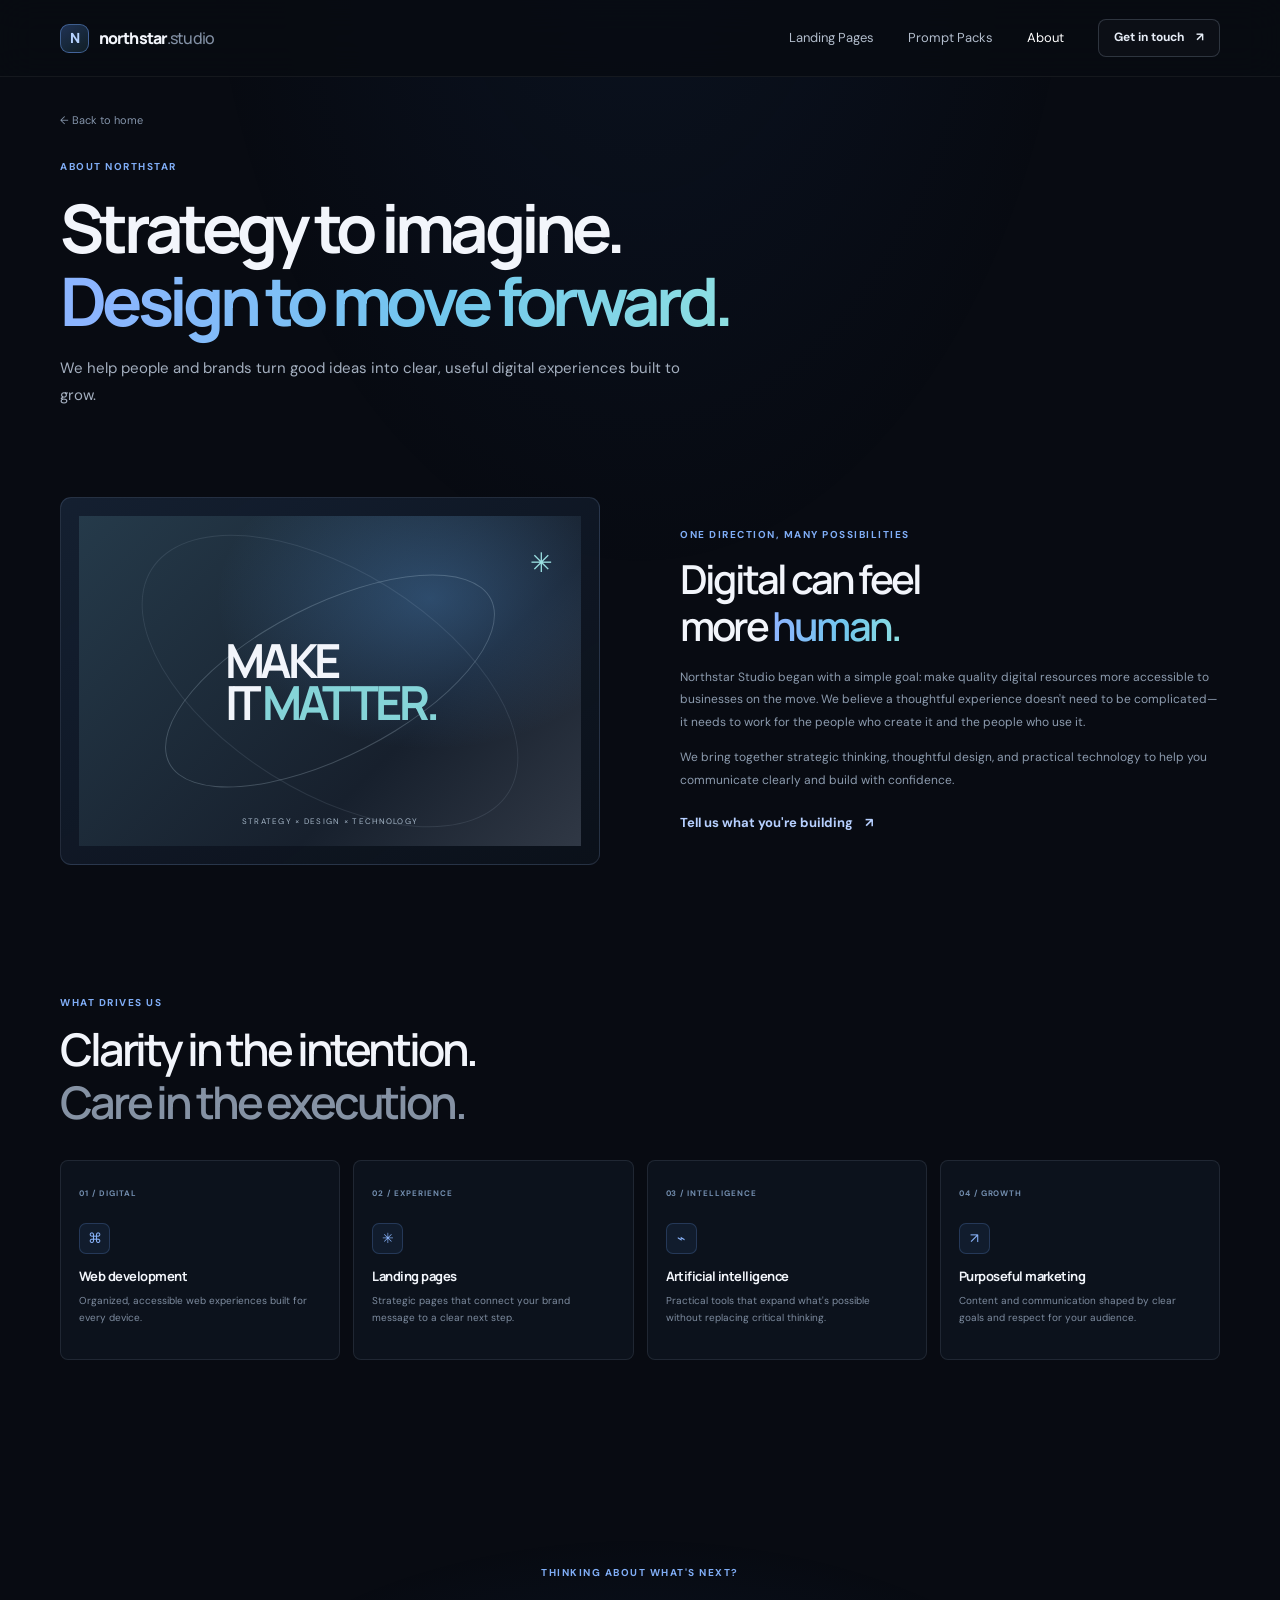
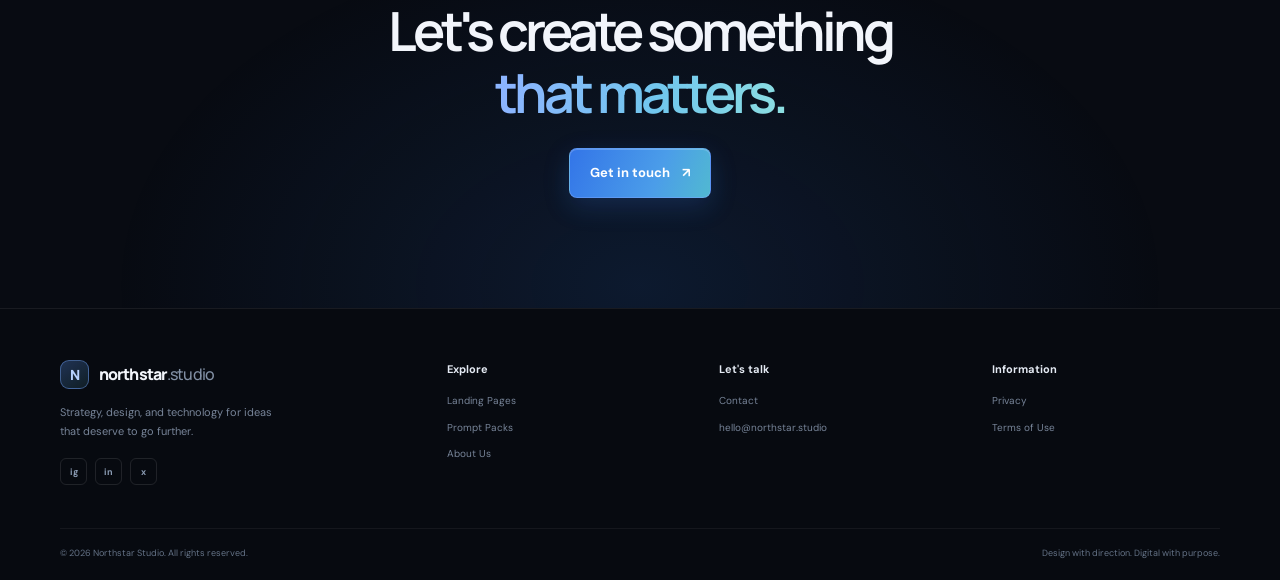
<file: about.html>
<!doctype html>
<html lang="en-US">
<head>
  <meta charset="utf-8"><meta name="viewport" content="width=device-width, initial-scale=1"><meta name="description" content="Meet Northstar Studio: strategy, design, and technology for brands ready to grow."><meta name="theme-color" content="#080b12">
  <title>About — Northstar Studio</title>
  <link rel="preconnect" href="https://fonts.googleapis.com"><link rel="preconnect" href="https://fonts.gstatic.com" crossorigin><link href="https://fonts.googleapis.com/css2?family=DM+Sans:wght@400;500;600;700&family=Manrope:wght@400;500;600;700;800&display=swap" rel="stylesheet"><link rel="stylesheet" href="css/style.css"><script src="js/script.js" defer></script>
</head>
<body>
  <header class="site-header"><div class="container nav-wrap"><a class="brand" href="index.html"><span class="brand-mark">N</span><span>northstar<span class="brand-muted">.studio</span></span></a><button class="menu-toggle" type="button" aria-expanded="false" aria-controls="primary-nav" aria-label="Open menu"><span></span><span></span></button><nav class="primary-nav" id="primary-nav" aria-label="Main navigation"><a href="index.html#landing-pages">Landing Pages</a><a href="index.html#prompt-packs">Prompt Packs</a><a href="about.html" aria-current="page">About</a><a class="button button-small button-outline nav-cta" href="contact.html">Get in touch <span>↗</span></a></nav></div></header>
  <main>
    <section class="simple-hero"><div class="container"><a class="back-link" href="index.html">← Back to home</a><div class="eyebrow">ABOUT NORTHSTAR</div><h1>Strategy to imagine.<br><span class="gradient-text">Design to move forward.</span></h1><p class="detail-lead">We help people and brands turn good ideas into clear, useful digital experiences built to grow.</p></div></section>
    <section class="about-story section"><div class="container about-story-grid"><div class="about-art reveal"><div class="about-art-inner"><span class="about-star">✳</span><span class="about-art-word">MAKE<br>IT <em>MATTER.</em></span><span class="about-art-caption">STRATEGY × DESIGN × TECHNOLOGY</span></div></div><div class="about-copy reveal"><div class="eyebrow">ONE DIRECTION, MANY POSSIBILITIES</div><h2>Digital can feel<br>more <span class="gradient-text">human.</span></h2><p>Northstar Studio began with a simple goal: make quality digital resources more accessible to businesses on the move. We believe a thoughtful experience doesn't need to be complicated—it needs to work for the people who create it and the people who use it.</p><p>We bring together strategic thinking, thoughtful design, and practical technology to help you communicate clearly and build with confidence.</p><a class="text-link" href="contact.html">Tell us what you're building <span>↗</span></a></div></div></section>
    <section class="about-pillars"><div class="container"><div class="eyebrow">WHAT DRIVES US</div><h2>Clarity in the intention.<br><span class="muted-heading">Care in the execution.</span></h2><div class="pillar-grid"><article class="pillar-card"><span>01 / DIGITAL</span><div class="benefit-icon">⌘</div><h3>Web development</h3><p>Organized, accessible web experiences built for every device.</p></article><article class="pillar-card"><span>02 / EXPERIENCE</span><div class="benefit-icon">✳</div><h3>Landing pages</h3><p>Strategic pages that connect your brand message to a clear next step.</p></article><article class="pillar-card"><span>03 / INTELLIGENCE</span><div class="benefit-icon">⌁</div><h3>Artificial intelligence</h3><p>Practical tools that expand what's possible without replacing critical thinking.</p></article><article class="pillar-card"><span>04 / GROWTH</span><div class="benefit-icon">↗</div><h3>Purposeful marketing</h3><p>Content and communication shaped by clear goals and respect for your audience.</p></article></div></div></section>
    <section class="closing-cta"><div class="container closing-inner reveal"><span class="eyebrow">THINKING ABOUT WHAT'S NEXT?</span><h2>Let's create something<br><span class="gradient-text">that matters.</span></h2><a class="button button-primary" href="contact.html">Get in touch <span>↗</span></a></div></section>
  </main>
  <footer class="site-footer"><div class="container footer-main"><div class="footer-brand"><a class="brand" href="index.html"><span class="brand-mark">N</span><span>northstar<span class="brand-muted">.studio</span></span></a><p>Strategy, design, and technology for ideas that deserve to go further.</p><div class="social-links"><a href="#" aria-label="Instagram">ig</a><a href="#" aria-label="LinkedIn">in</a><a href="#" aria-label="X">x</a></div></div><div class="footer-column"><strong>Explore</strong><a href="index.html#landing-pages">Landing Pages</a><a href="index.html#prompt-packs">Prompt Packs</a><a href="about.html">About Us</a></div><div class="footer-column"><strong>Let's talk</strong><a href="contact.html">Contact</a><a href="mailto:hello@northstar.studio">hello@northstar.studio</a></div><div class="footer-column"><strong>Information</strong><a href="contact.html#privacy">Privacy</a><a href="contact.html#terms">Terms of Use</a></div></div><div class="container footer-bottom"><span>© <span data-year></span> Northstar Studio. All rights reserved.</span><span>Design with direction. Digital with purpose.</span></div></footer>
</body>
</html>
</file>
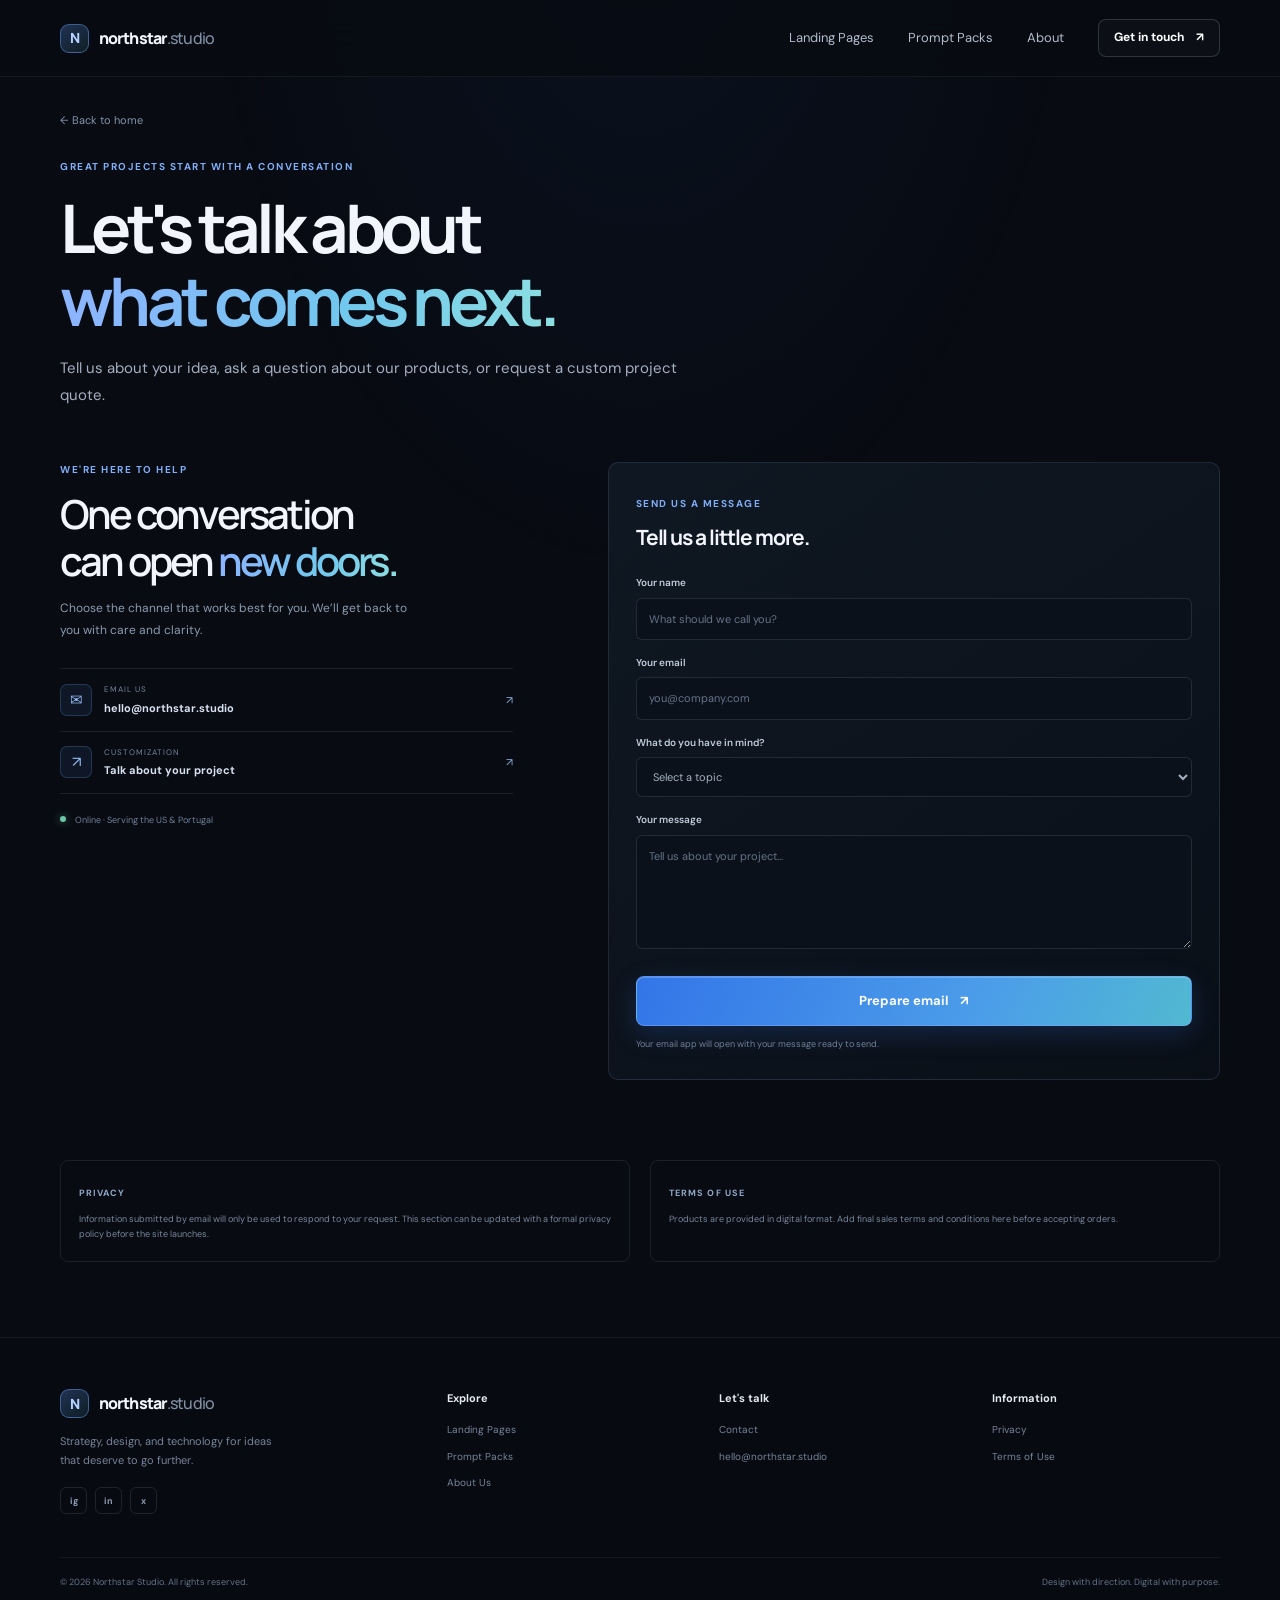
<file: contact.html>
<!doctype html>
<html lang="en-US">
<head>
  <meta charset="utf-8"><meta name="viewport" content="width=device-width, initial-scale=1"><meta name="description" content="Contact Northstar Studio about landing pages, custom design, and digital products."><meta name="theme-color" content="#080b12">
  <title>Contact — Northstar Studio</title>
  <link rel="preconnect" href="https://fonts.googleapis.com"><link rel="preconnect" href="https://fonts.gstatic.com" crossorigin><link href="https://fonts.googleapis.com/css2?family=DM+Sans:wght@400;500;600;700&family=Manrope:wght@400;500;600;700;800&display=swap" rel="stylesheet"><link rel="stylesheet" href="css/style.css"><script src="js/script.js" defer></script>
</head>
<body>
  <header class="site-header"><div class="container nav-wrap"><a class="brand" href="index.html"><span class="brand-mark">N</span><span>northstar<span class="brand-muted">.studio</span></span></a><button class="menu-toggle" type="button" aria-expanded="false" aria-controls="primary-nav" aria-label="Open menu"><span></span><span></span></button><nav class="primary-nav" id="primary-nav" aria-label="Main navigation"><a href="index.html#landing-pages">Landing Pages</a><a href="index.html#prompt-packs">Prompt Packs</a><a href="about.html">About</a><a class="button button-small button-outline nav-cta" href="contact.html" aria-current="page">Get in touch <span>↗</span></a></nav></div></header>
  <main>
    <section class="simple-hero contact-hero"><div class="container"><a class="back-link" href="index.html">← Back to home</a><div class="eyebrow">GREAT PROJECTS START WITH A CONVERSATION</div><h1>Let's talk about<br><span class="gradient-text">what comes next.</span></h1><p class="detail-lead">Tell us about your idea, ask a question about our products, or request a custom project quote.</p></div></section>
    <section class="contact-section" id="customization"><div class="container contact-grid"><div class="contact-aside"><div class="eyebrow">WE'RE HERE TO HELP</div><h2>One conversation<br>can open <span class="gradient-text">new doors.</span></h2><p>Choose the channel that works best for you. We’ll get back to you with care and clarity.</p><a class="contact-channel" href="mailto:hello@northstar.studio"><span class="channel-icon">✉</span><span><small>EMAIL US</small><strong>hello@northstar.studio</strong></span><span>↗</span></a><a class="contact-channel" data-whatsapp-link href="mailto:hello@northstar.studio"><span class="channel-icon">↗</span><span><small>CUSTOMIZATION</small><strong>Talk about your project</strong></span><span>↗</span></a><div class="response-note"><span class="response-dot"></span> Online · Serving the US &amp; Portugal</div></div><form class="contact-form" data-contact-form><div class="form-heading"><span class="eyebrow">SEND US A MESSAGE</span><h3>Tell us a little more.</h3></div><label for="contact-name">Your name</label><input id="contact-name" name="name" type="text" placeholder="What should we call you?" required autocomplete="name"><label for="contact-email">Your email</label><input id="contact-email" name="email" type="email" placeholder="you@company.com" required autocomplete="email"><label for="contact-topic">What do you have in mind?</label><select id="contact-topic" name="topic" required><option value="" selected disabled>Select a topic</option><option>Landing page customization</option><option>Product question</option><option>Partnership</option><option>Something else</option></select><label for="contact-message">Your message</label><textarea id="contact-message" name="message" rows="5" placeholder="Tell us about your project..." required></textarea><button class="button button-primary button-wide" type="submit">Prepare email <span>↗</span></button><p class="form-note" data-form-note>Your email app will open with your message ready to send.</p></form></div></section>
    <section class="policy-placeholder container"><div id="privacy"><span>PRIVACY</span><p>Information submitted by email will only be used to respond to your request. This section can be updated with a formal privacy policy before the site launches.</p></div><div id="terms"><span>TERMS OF USE</span><p>Products are provided in digital format. Add final sales terms and conditions here before accepting orders.</p></div></section>
  </main>
  <footer class="site-footer"><div class="container footer-main"><div class="footer-brand"><a class="brand" href="index.html"><span class="brand-mark">N</span><span>northstar<span class="brand-muted">.studio</span></span></a><p>Strategy, design, and technology for ideas that deserve to go further.</p><div class="social-links"><a href="#" aria-label="Instagram">ig</a><a href="#" aria-label="LinkedIn">in</a><a href="#" aria-label="X">x</a></div></div><div class="footer-column"><strong>Explore</strong><a href="index.html#landing-pages">Landing Pages</a><a href="index.html#prompt-packs">Prompt Packs</a><a href="about.html">About Us</a></div><div class="footer-column"><strong>Let's talk</strong><a href="contact.html">Contact</a><a href="mailto:hello@northstar.studio">hello@northstar.studio</a></div><div class="footer-column"><strong>Information</strong><a href="#privacy">Privacy</a><a href="#terms">Terms of Use</a></div></div><div class="container footer-bottom"><span>© <span data-year></span> Northstar Studio. All rights reserved.</span><span>Design with direction. Digital with purpose.</span></div></footer>
</body>
</html>
</file>
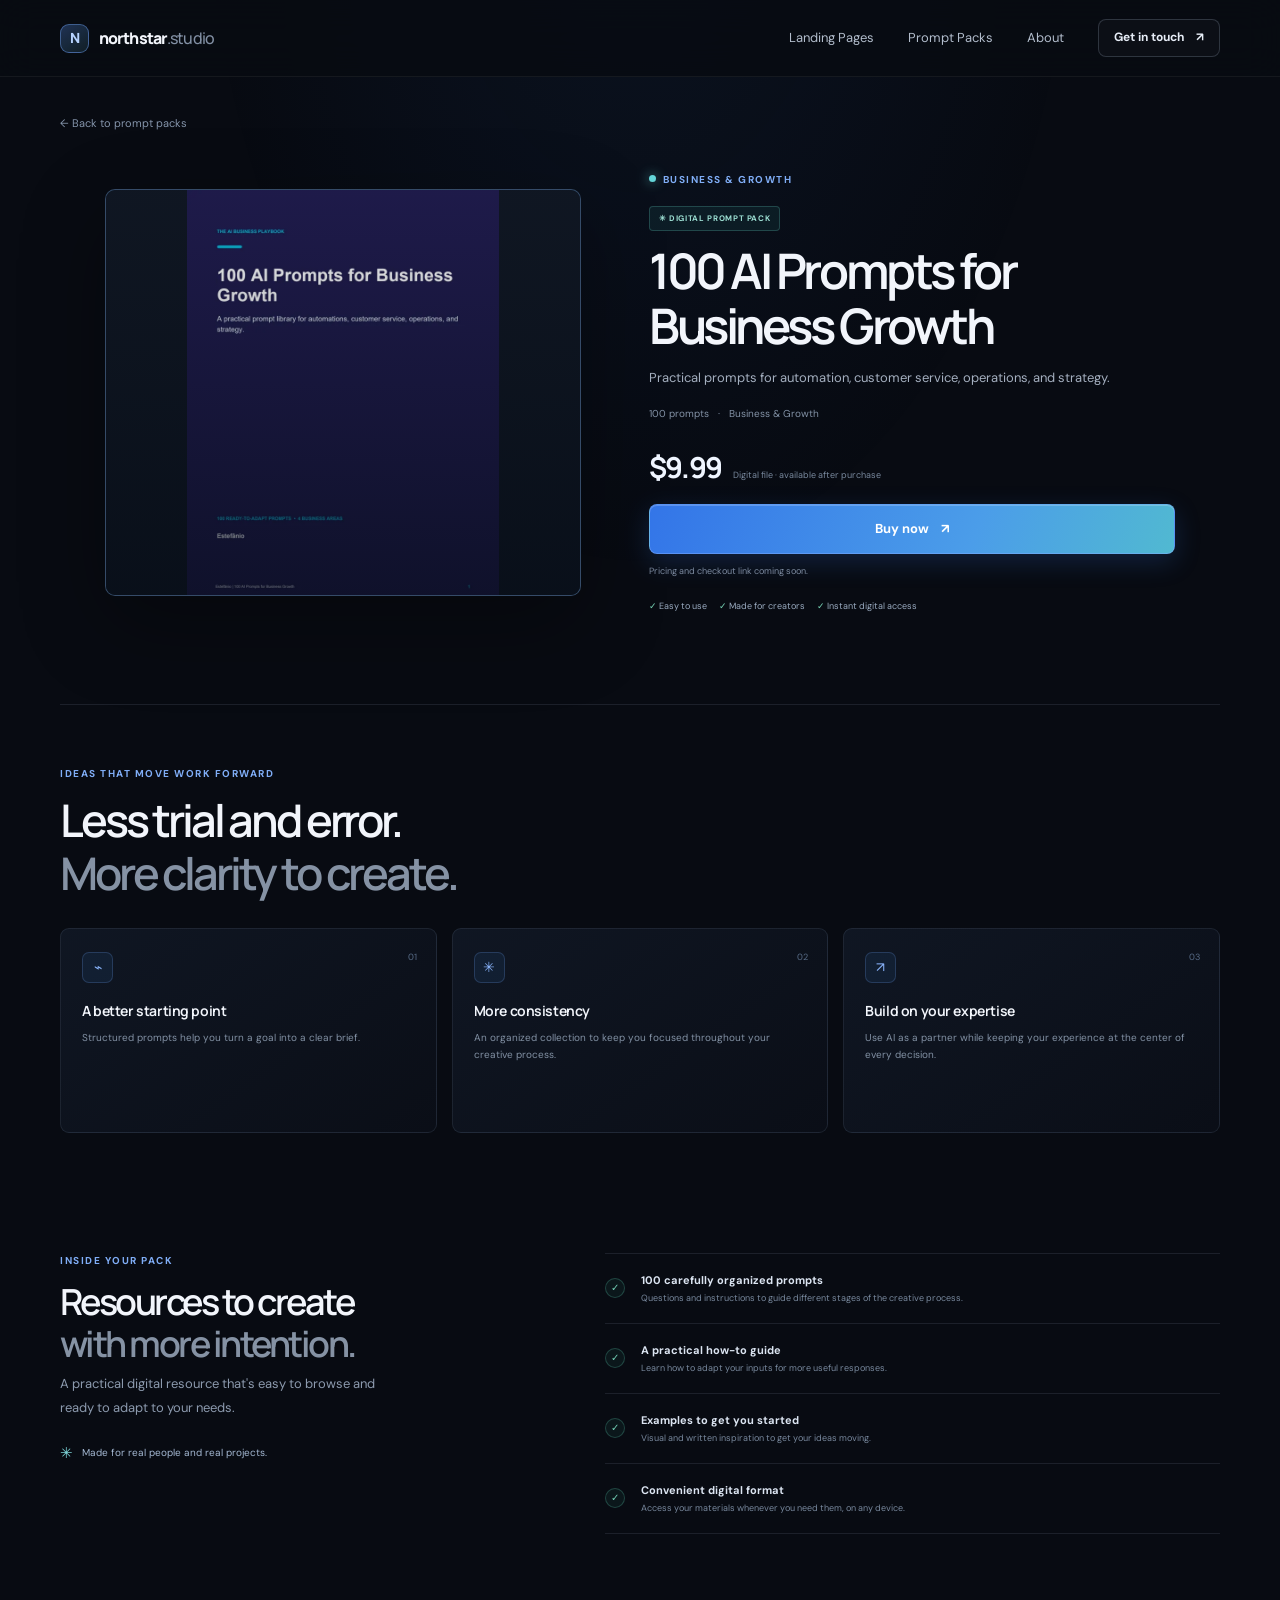
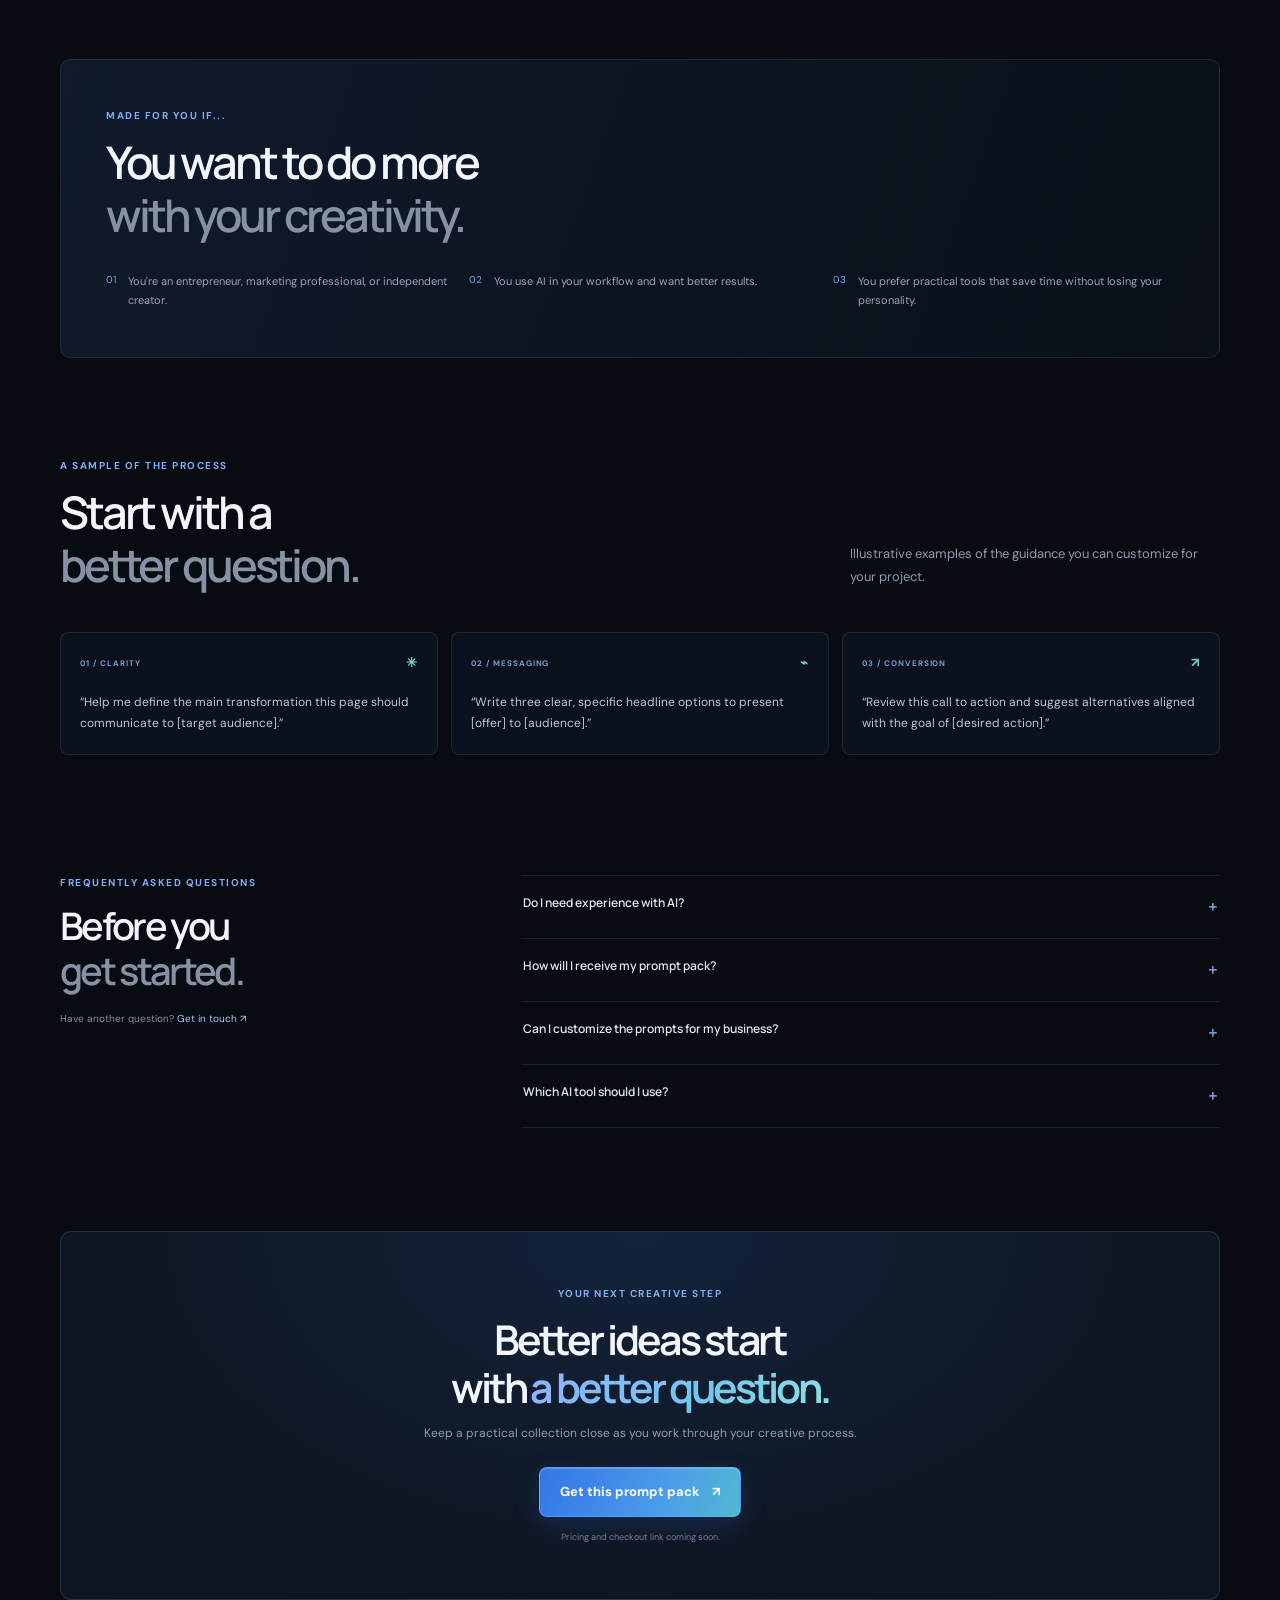
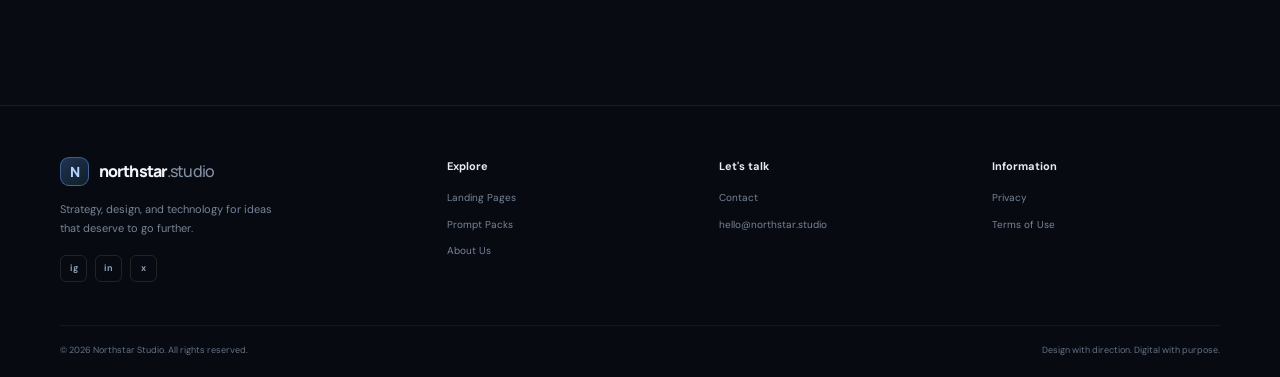
<file: prompt-details.html>
<!doctype html>
<html lang="en-US">
<head>
  <meta charset="utf-8">
  <meta name="viewport" content="width=device-width, initial-scale=1">
  <meta name="description" content="Explore an AI prompt library designed to turn good ideas into quality work.">
  <meta name="theme-color" content="#080b12">
  <title>AI Prompt Pack — Northstar Studio</title>
  <link rel="preconnect" href="https://fonts.googleapis.com">
  <link rel="preconnect" href="https://fonts.gstatic.com" crossorigin>
  <link href="https://fonts.googleapis.com/css2?family=DM+Sans:wght@400;500;600;700&family=Manrope:wght@400;500;600;700;800&display=swap" rel="stylesheet">
  <link rel="stylesheet" href="css/style.css">
  <script src="js/script.js" defer></script>
</head>
<body>
  <header class="site-header"><div class="container nav-wrap"><a class="brand" href="index.html"><span class="brand-mark">N</span><span>northstar<span class="brand-muted">.studio</span></span></a><button class="menu-toggle" type="button" aria-expanded="false" aria-controls="primary-nav" aria-label="Open menu"><span></span><span></span></button><nav class="primary-nav" id="primary-nav" aria-label="Main navigation"><a href="index.html#landing-pages">Landing Pages</a><a href="index.html#prompt-packs">Prompt Packs</a><a href="about.html">About</a><a class="button button-small button-outline nav-cta" href="contact.html">Get in touch <span>↗</span></a></nav></div></header>
  <main id="prompt-detail" class="detail-page prompt-detail-page" data-detail="prompt">
    <div class="container"><a class="back-link" href="index.html#prompt-packs">← Back to prompt packs</a><section class="prompt-detail-hero"><div class="prompt-cover reveal"><img data-cover-image src="" alt="" fetchpriority="high"></div><div class="prompt-detail-copy reveal"><div class="eyebrow"><span class="eyebrow-dot"></span><span data-product-category>AI PROMPT COLLECTION</span></div><span class="featured-badge">✳ DIGITAL PROMPT PACK</span><h1 data-product-name>200 AI Prompts for High-Converting Landing Pages</h1><p class="detail-lead" data-product-description>A practical collection to plan, write, and improve landing pages with AI—without starting from scratch.</p><div class="prompt-meta"><span data-prompt-count-inline>200 prompts</span><span>·</span><span data-prompt-category>Marketing &amp; Copywriting</span></div><div class="prompt-price-row"><strong data-product-price>Price coming soon</strong><span>Digital file · available after purchase</span></div><a class="button button-primary button-wide" data-buy-link href="#">Buy now <span>↗</span></a><p class="secure-note">Pricing and checkout link coming soon.</p><div class="prompt-mini-points"><span>✓ Easy to use</span><span>✓ Made for creators</span><span>✓ Instant digital access</span></div></div></section>
      <section class="prompt-benefits"><div class="eyebrow">IDEAS THAT MOVE WORK FORWARD</div><h2>Less trial and error.<br><span class="muted-heading">More clarity to create.</span></h2><div class="benefit-grid"><article class="benefit-card"><span class="benefit-number">01</span><div class="benefit-icon">⌁</div><h3>A better starting point</h3><p>Structured prompts help you turn a goal into a clear brief.</p></article><article class="benefit-card"><span class="benefit-number">02</span><div class="benefit-icon">✳</div><h3>More consistency</h3><p>An organized collection to keep you focused throughout your creative process.</p></article><article class="benefit-card"><span class="benefit-number">03</span><div class="benefit-icon">↗</div><h3>Build on your expertise</h3><p>Use AI as a partner while keeping your experience at the center of every decision.</p></article></div></section>
      <section class="receive-section"><div class="included-copy"><div class="eyebrow">INSIDE YOUR PACK</div><h2>Resources to create<br><span class="muted-heading">with more intention.</span></h2><p>A practical digital resource that's easy to browse and ready to adapt to your needs.</p><div class="receive-highlight"><span>✳</span> Made for real people and real projects.</div></div><div class="included-list"><div><span class="check-mark">✓</span><span><strong data-prompt-count-text>200 carefully organized prompts</strong><small>Questions and instructions to guide different stages of the creative process.</small></span></div><div><span class="check-mark">✓</span><span><strong>A practical how-to guide</strong><small>Learn how to adapt your inputs for more useful responses.</small></span></div><div><span class="check-mark">✓</span><span><strong>Examples to get you started</strong><small>Visual and written inspiration to get your ideas moving.</small></span></div><div><span class="check-mark">✓</span><span><strong>Convenient digital format</strong><small>Access your materials whenever you need them, on any device.</small></span></div></div></section>
      <section class="prompt-audience"><div class="eyebrow">MADE FOR YOU IF...</div><h2>You want to do more<br><span class="muted-heading">with your creativity.</span></h2><div class="audience-grid"><div><span>01</span><p>You're an entrepreneur, marketing professional, or independent creator.</p></div><div><span>02</span><p>You use AI in your workflow and want better results.</p></div><div><span>03</span><p>You prefer practical tools that save time without losing your personality.</p></div></div></section>
      <section class="examples-section"><div class="section-heading"><div><div class="eyebrow">A SAMPLE OF THE PROCESS</div><h2>Start with a<br><span class="muted-heading">better question.</span></h2></div><p>Illustrative examples of the guidance you can customize for your project.</p></div><div class="prompt-examples"><article><div><span>01 / CLARITY</span><span class="example-symbol">✳</span></div><p>“Help me define the main transformation this page should communicate to [target audience].”</p></article><article><div><span>02 / MESSAGING</span><span class="example-symbol">⌁</span></div><p>“Write three clear, specific headline options to present [offer] to [audience].”</p></article><article><div><span>03 / CONVERSION</span><span class="example-symbol">↗</span></div><p>“Review this call to action and suggest alternatives aligned with the goal of [desired action].”</p></article></div></section>
      <section class="faq-section"><div class="faq-intro"><div class="eyebrow">FREQUENTLY ASKED QUESTIONS</div><h2>Before you<br><span class="muted-heading">get started.</span></h2><p>Have another question? <a href="contact.html">Get in touch ↗</a></p></div><div class="faq-list"><details><summary>Do I need experience with AI?<span>+</span></summary><p>No. The prompts are practical and can be adapted by beginners and people who already use AI tools every day.</p></details><details><summary>How will I receive my prompt pack?<span>+</span></summary><p>The material is digital, and access will be provided after your purchase is confirmed at checkout.</p></details><details><summary>Can I customize the prompts for my business?<span>+</span></summary><p>Yes. Use the examples as a starting point and personalize the context, audience, tone, and goals to better fit your brand.</p></details><details><summary>Which AI tool should I use?<span>+</span></summary><p>The prompts can be adapted for different AI assistants. Check the features and terms of the tool you choose.</p></details></div></section>
      <section class="prompt-purchase-cta"><div class="eyebrow">YOUR NEXT CREATIVE STEP</div><h2>Better ideas start<br>with <span class="gradient-text">a better question.</span></h2><p>Keep a practical collection close as you work through your creative process.</p><a class="button button-primary" data-buy-link href="#">Get this prompt pack <span>↗</span></a><small>Pricing and checkout link coming soon.</small></section>
    </div>
  </main>
  <footer class="site-footer"><div class="container footer-main"><div class="footer-brand"><a class="brand" href="index.html"><span class="brand-mark">N</span><span>northstar<span class="brand-muted">.studio</span></span></a><p>Strategy, design, and technology for ideas that deserve to go further.</p><div class="social-links"><a href="#" aria-label="Instagram">ig</a><a href="#" aria-label="LinkedIn">in</a><a href="#" aria-label="X">x</a></div></div><div class="footer-column"><strong>Explore</strong><a href="index.html#landing-pages">Landing Pages</a><a href="index.html#prompt-packs">Prompt Packs</a><a href="about.html">About Us</a></div><div class="footer-column"><strong>Let's talk</strong><a href="contact.html">Contact</a><a href="mailto:hello@northstar.studio">hello@northstar.studio</a></div><div class="footer-column"><strong>Information</strong><a href="contact.html#privacy">Privacy</a><a href="contact.html#terms">Terms of Use</a></div></div><div class="container footer-bottom"><span>© <span data-year></span> Northstar Studio. All rights reserved.</span><span>Design with direction. Digital with purpose.</span></div></footer>
</body>
</html>
</file>
<file: css/style.css>
/* Northstar Studio — premium digital storefront */
:root {
  color-scheme: dark;
  --bg: #080b12;
  --bg-soft: #0c111b;
  --panel: #101723;
  --panel-light: #141d2a;
  --line: rgba(190, 208, 235, .11);
  --text: #f2f5fb;
  --muted: #9aa7ba;
  --subtle: #68778c;
  --blue: #6a9cff;
  --cyan: #67d8e6;
  --font-display: "Manrope", sans-serif;
  --font-body: "DM Sans", sans-serif;
}

* { box-sizing: border-box; }
html { scroll-behavior: smooth; scroll-padding-top: 90px; }
body { margin: 0; background: var(--bg); color: var(--text); font-family: var(--font-body); font-size: 15px; line-height: 1.65; -webkit-font-smoothing: antialiased; }
body::before { position: fixed; inset: 0; z-index: -1; background: radial-gradient(ellipse at 50% -18%, rgba(35, 83, 163, .11), transparent 49%); content: ""; pointer-events: none; }
a { color: inherit; text-decoration: none; }
button, input, select, textarea { font: inherit; }
button, a { -webkit-tap-highlight-color: transparent; }
button:focus-visible, a:focus-visible, input:focus-visible, select:focus-visible, textarea:focus-visible, summary:focus-visible { outline: 2px solid var(--cyan); outline-offset: 4px; }
img { display: block; max-width: 100%; }
.container { width: min(1160px, calc(100% - 48px)); margin-inline: auto; }
.section { padding: 120px 0; }
.section-shell { position: relative; overflow: hidden; }
.sr-only { position: absolute; width: 1px; height: 1px; padding: 0; margin: -1px; overflow: hidden; clip: rect(0,0,0,0); white-space: nowrap; border: 0; }

.site-header { position: sticky; top: 0; z-index: 20; border-bottom: 1px solid rgba(255,255,255,.055); background: rgba(8,11,18,.82); backdrop-filter: blur(18px); }
.nav-wrap { min-height: 76px; display: flex; align-items: center; justify-content: space-between; gap: 30px; }
.brand { display: inline-flex; align-items: center; gap: 10px; font-family: var(--font-display); font-size: 16px; font-weight: 800; letter-spacing: -.055em; }
.brand-mark { width: 29px; height: 29px; display: grid; place-items: center; border: 1px solid rgba(115,167,255,.45); border-radius: 9px; background: linear-gradient(145deg, rgba(89,144,238,.3), rgba(103,216,230,.1)); color: #b6d2ff; font-size: 14px; }
.brand-muted { color: #8290a4; font-weight: 500; }
.primary-nav { display: flex; align-items: center; gap: 34px; color: #b2bdcc; font-size: 13px; }
.primary-nav > a:not(.button) { transition: color .2s ease; }
.primary-nav > a:not(.button):hover, .primary-nav > a[aria-current="page"] { color: white; }
.menu-toggle { display: none; }

.button { min-height: 50px; display: inline-flex; align-items: center; justify-content: center; gap: 12px; padding: 0 20px; border: 1px solid transparent; border-radius: 8px; cursor: pointer; font-size: 13px; font-weight: 700; transition: transform .2s ease, box-shadow .2s ease, border-color .2s ease, background .2s ease; }
.button:hover { transform: translateY(-2px); }
.button-primary { border-color: rgba(129,174,255,.48); background: linear-gradient(112deg, #3375e8, #4b9de9 62%, #51b9d1); box-shadow: 0 8px 26px rgba(49,113,220,.22), inset 0 1px rgba(255,255,255,.2); color: white; }
.button-primary:hover { box-shadow: 0 12px 32px rgba(49,113,220,.34), inset 0 1px rgba(255,255,255,.25); }
.button-outline { border-color: rgba(178,198,229,.2); background: rgba(255,255,255,.025); color: #e7edf7; }
.button-outline:hover { border-color: rgba(120,169,255,.58); background: rgba(94,147,240,.09); }
.button-quiet { padding-inline: 5px; background: transparent; color: #c0cad8; }
.button-small { min-height: 38px; padding-inline: 15px; font-size: 12px; }
.button-wide { width: 100%; }
.text-link { display: inline-flex; gap: 12px; align-items: center; color: #b7d0ff; font-size: 13px; font-weight: 700; }
.text-link span, .custom-link span { transition: transform .2s ease; }
.text-link:hover span, .custom-link:hover span { transform: translate(3px,-2px); }

.hero { min-height: 675px; padding: 80px 0 0; }
.hero-glow { position: absolute; width: 760px; height: 610px; top: -160px; right: -130px; background: radial-gradient(ellipse, rgba(48,103,196,.19), transparent 67%); pointer-events: none; }
.hero-grid { position: relative; display: grid; grid-template-columns: 1fr 1.04fr; align-items: center; gap: 54px; }
.eyebrow { color: #80aef7; font-size: 10px; font-weight: 700; letter-spacing: .15em; line-height: 1.5; }
.eyebrow-dot, .response-dot { width: 7px; height: 7px; display: inline-block; margin-right: 7px; border-radius: 50%; background: #64d5d8; box-shadow: 0 0 12px rgba(100,213,216,.75); vertical-align: 1px; }
.hero h1, .simple-hero h1 { margin: 22px 0 18px; font-family: var(--font-display); font-size: clamp(42px, 5.3vw, 65px); font-weight: 700; letter-spacing: -.07em; line-height: 1.08; }
.gradient-text { background: linear-gradient(100deg, #8cb5ff 6%, #71c7ed 57%, #8ddfe1 100%); background-clip: text; -webkit-text-fill-color: transparent; }
.hero-lead, .detail-lead { max-width: 490px; margin: 0; color: #a4afbf; font-size: 16px; line-height: 1.8; }
.hero-actions { display: flex; align-items: center; gap: 22px; margin-top: 30px; }
.trust-row { display: flex; align-items: center; gap: 15px; margin-top: 43px; color: var(--muted); }
.avatar-stack { display: flex; padding-left: 1px; }
.avatar-stack span { width: 28px; height: 28px; display: grid; place-items: center; margin-left: -5px; border: 2px solid var(--bg); border-radius: 50%; background: linear-gradient(145deg,#33445e,#162236); color: #c4d9fa; font-size: 9px; font-weight: 700; }
.avatar-stack span:first-child { margin-left: 0; background: linear-gradient(145deg,#436766,#1a3540); }
.avatar-stack span:nth-child(2) { background: linear-gradient(145deg,#766654,#372e31); }
.avatar-stack span:nth-child(3) { background: linear-gradient(145deg,#5b4e83,#302c4d); }
.trust-row p { margin: 0; font-size: 10px; line-height: 1.55; }
.trust-row p strong { color: #e3eaf5; font-size: 11px; }
.trust-divider { height: 27px; border-left: 1px solid var(--line); margin-inline: 3px; }
.rating { display: grid; gap: 0; }
.stars { color: #efbe72; font-size: 12px; letter-spacing: 2px; }
.rating small { color: var(--subtle); font-size: 9px; }
.hero-visual { position: relative; min-height: 455px; display: grid; place-items: center; }
.browser-card { position: relative; z-index: 1; width: min(100%, 520px); overflow: hidden; border: 1px solid rgba(189,211,247,.22); border-radius: 13px; background: #131b29; box-shadow: 0 35px 100px rgba(0,0,0,.4), 0 0 55px rgba(64,124,224,.13); transform: perspective(1000px) rotateY(-5deg) rotateX(1deg); }
.browser-top { height: 37px; display: flex; align-items: center; justify-content: space-between; padding-inline: 13px; border-bottom: 1px solid rgba(255,255,255,.06); background: #111722; color: #7e8ba0; }
.browser-dots { display: flex; gap: 5px; }
.browser-dots i { width: 6px; height: 6px; border-radius: 50%; background: #ec726a; }.browser-dots i:nth-child(2) { background: #e5bf63; }.browser-dots i:nth-child(3) { background: #63bd8d; }
.browser-address { width: 42%; padding: 2px 8px; border: 1px solid rgba(255,255,255,.045); border-radius: 4px; background: rgba(255,255,255,.025); text-align: center; font-size: 8px; }
.browser-menu { font-size: 9px; letter-spacing: 2px; }
.preview-content { position: relative; min-height: 370px; overflow: hidden; padding: 18px 22px; background: linear-gradient(130deg,#d9d4c8 2%,#c6c7be 52%,#89938f 100%); color: #1b2628; }
.preview-nav { position: relative; z-index: 2; display: flex; align-items: center; justify-content: space-between; color: #293436; font-size: 8px; }
.preview-nav b { font-family: var(--font-display); font-size: 15px; letter-spacing: -.07em; }.preview-nav b span { color: #697878; font-weight: 400; }.preview-nav > span { font-size: 7px; letter-spacing: .06em; }
.preview-copy { position: relative; z-index: 2; width: 54%; padding: 59px 0 0 8px; }
.preview-kicker { color: #667676; font-size: 7px; font-weight: 700; letter-spacing: .19em; }
.preview-copy h2 { margin: 9px 0 7px; font-family: var(--font-display); font-size: clamp(35px, 4vw, 48px); font-weight: 500; letter-spacing: -.09em; line-height: .96; }
.preview-copy h2 em { color: #65756c; font-weight: 400; }
.preview-copy p { margin: 0 0 15px; color: #52605e; font-size: 8px; }
.preview-copy a { display: inline-flex; gap: 18px; padding: 8px 10px; background: #253333; color: #e3e9df; font-size: 7px; }
.preview-image { position: absolute; inset: 0 0 0 46%; background: linear-gradient(90deg,rgba(200,201,188,.05),transparent), url("https://images.unsplash.com/photo-1600210492486-724fe5c67fb0?auto=format&fit=crop&w=1000&q=85") center/cover; clip-path: polygon(20% 0,100% 0,100% 100%,0 100%); opacity: .8; }
.preview-index { position: absolute; z-index: 2; right: 20px; bottom: 17px; color: rgba(28,41,38,.68); font-size: 8px; letter-spacing: .1em; }
.floating-note { position: absolute; z-index: 2; display: flex; align-items: center; gap: 10px; padding: 11px 14px; border: 1px solid rgba(188,211,246,.13); border-radius: 8px; background: rgba(18,27,40,.87); box-shadow: 0 10px 38px rgba(0,0,0,.24); backdrop-filter: blur(16px); }
.note-top { top: 21px; right: -4px; }.note-bottom { bottom: 15px; left: -24px; }
.note-icon, .sparkle { width: 28px; height: 28px; display: grid; place-items: center; border: 1px solid rgba(115,171,255,.24); border-radius: 7px; background: rgba(87,141,230,.13); color: #8eb6ff; font-size: 13px; }
.sparkle { color: #81d7de; background: rgba(91,204,209,.1); border-color: rgba(91,204,209,.2); }
.floating-note strong, .floating-note small { display: block; line-height: 1.5; }.floating-note strong { font-size: 10px; }.floating-note small { color: #8695a9; font-size: 8px; }
.hero-orbit { position: absolute; border: 1px solid rgba(111,157,229,.13); border-radius: 50%; transform: rotate(-25deg); pointer-events: none; }.orbit-one { width: 570px; height: 235px; }.orbit-two { width: 650px; height: 320px; border-color: rgba(111,157,229,.07); transform: rotate(38deg); }
.hero-stats { position: relative; display: grid; grid-template-columns: 1fr 1.2fr 1.2fr auto; align-items: center; gap: 35px; margin-top: 49px; padding: 20px 0 22px; border-top: 1px solid var(--line); }
.hero-stats > div:not(.stat-caption) { display: flex; align-items: center; gap: 10px; }.hero-stats strong { color: #e2eaf5; font-family: var(--font-display); font-size: 15px; letter-spacing: -.04em; }.hero-stats strong span { color: #77a8f4; }.hero-stats small { color: #7d899a; font-size: 9px; }.stat-caption { color: #65748a; font-size: 8px; font-weight: 700; letter-spacing: .12em; }

.search-section { padding: 0 0 20px; }
.search-bar { height: 60px; display: flex; align-items: center; gap: 14px; padding: 0 19px; border: 1px solid rgba(177,201,239,.13); border-radius: 9px; background: linear-gradient(105deg,rgba(19,28,42,.9),rgba(14,20,30,.8)); box-shadow: 0 10px 45px rgba(0,0,0,.13); }
.search-icon { color: #77a7f5; font-size: 27px; line-height: 1; transform: rotate(-20deg); }.search-bar input { min-width: 0; flex: 1; border: 0; outline: 0; background: transparent; color: var(--text); font-size: 13px; }.search-bar input::placeholder { color: #6f7c8e; }.search-hint { color: #67778e; font-size: 8px; font-weight: 700; letter-spacing: .12em; }.search-shortcut { width: 22px; height: 22px; display: grid; place-items: center; border: 1px solid rgba(255,255,255,.1); border-radius: 5px; color: #8998ad; font-size: 11px; }

.section-products { padding: 91px 0 105px; }.prompt-section { padding: 101px 0 105px; border-top: 1px solid rgba(255,255,255,.045); background: radial-gradient(ellipse at 80% 30%, rgba(22,70,128,.07), transparent 48%); }
.section-heading { display: flex; align-items: end; justify-content: space-between; gap: 35px; margin-bottom: 40px; }
.section-heading h2, .process-intro h2, .overview-heading h2, .included-copy h2, .prompt-benefits h2, .prompt-audience h2, .faq-intro h2, .about-copy h2, .about-pillars h2, .contact-aside h2 { margin: 13px 0 0; font-family: var(--font-display); font-size: clamp(32px,4vw,45px); font-weight: 600; letter-spacing: -.07em; line-height: 1.18; }
.section-heading > p { max-width: 370px; margin: 0 0 4px; color: #8d9aad; font-size: 13px; line-height: 1.8; }
.muted-heading { color: #8592a4; }
.carousel-toolbar { display: flex; align-items: center; justify-content: space-between; margin-bottom: 15px; }
.result-count { color: #738299; font-size: 10px; letter-spacing: .04em; }
.carousel-controls { display: flex; gap: 7px; }
.carousel-arrow { width: 34px; height: 34px; display: grid; place-items: center; border: 1px solid rgba(191,211,241,.15); border-radius: 7px; background: rgba(255,255,255,.02); color: #b5c5dc; cursor: pointer; transition: .2s ease; }.carousel-arrow:hover { border-color: rgba(113,169,255,.48); background: rgba(89,145,233,.1); color: white; }
.product-track { display: grid; grid-auto-columns: calc((100% - 40px) / 3); grid-auto-flow: column; gap: 20px; overflow-x: auto; padding: 2px 2px 17px; scroll-snap-type: x mandatory; scrollbar-width: thin; scrollbar-color: #263a59 transparent; }
.product-card { min-width: 0; overflow: hidden; border: 1px solid rgba(186,207,239,.1); border-radius: 10px; background: linear-gradient(145deg,rgba(17,25,38,.94),rgba(12,18,28,.98)); scroll-snap-align: start; transition: border-color .25s ease, transform .25s ease, box-shadow .25s ease; }
.product-card:hover { transform: translateY(-5px); border-color: rgba(104,158,242,.38); box-shadow: 0 20px 50px rgba(0,0,0,.25), 0 0 30px rgba(56,112,208,.07); }
.product-art { position: relative; height: 214px; overflow: hidden; background: #17243a; }.product-art img { width: 100%; height: 100%; object-fit: cover; transition: transform .7s cubic-bezier(.2,.7,.2,1); }.product-card:hover .product-art img { transform: scale(1.055); }.product-art::after { position: absolute; inset: 0; background: linear-gradient(180deg,rgba(5,9,15,.02) 40%,rgba(5,9,15,.55)); content: ""; pointer-events: none; }
.product-category, .product-badge { position: absolute; z-index: 1; top: 13px; left: 13px; padding: 5px 8px; border: 1px solid rgba(255,255,255,.19); border-radius: 4px; background: rgba(7,12,20,.62); color: #e3edff; font-size: 8px; font-weight: 700; letter-spacing: .08em; backdrop-filter: blur(10px); }.product-badge { right: 13px; left: auto; border-color: rgba(111,193,201,.24); background: rgba(27,100,107,.43); color: #c4f1ed; }
.product-card-body { padding: 17px 17px 16px; }.product-card-top { display: flex; align-items: start; justify-content: space-between; gap: 12px; }.product-card h3 { margin: 0; font-family: var(--font-display); font-size: 15px; font-weight: 650; letter-spacing: -.04em; line-height: 1.4; }.product-price { flex: 0 0 auto; color: #b7d2ff; font-size: 11px; font-weight: 700; }.product-card-body > p { min-height: 42px; margin: 8px 0 15px; color: #8492a5; font-size: 11px; line-height: 1.65; }.product-card-footer { display: flex; align-items: center; justify-content: space-between; padding-top: 12px; border-top: 1px solid rgba(255,255,255,.065); }.product-card-footer .stars { font-size: 10px; }.product-card-footer a { display: inline-flex; align-items: center; gap: 7px; color: #afcbff; font-size: 10px; font-weight: 700; }.product-card-footer a span { transition: transform .2s ease; }.product-card-footer a:hover span { transform: translate(3px,-2px); }
.prompt-card .product-art { height: 214px; }.prompt-card .product-art img { object-position: center; }.prompt-count { position: absolute; z-index: 1; right: 14px; bottom: 12px; color: white; font-family: var(--font-display); font-size: 23px; font-weight: 700; letter-spacing: -.07em; text-shadow: 0 2px 8px rgba(0,0,0,.5); }.prompt-count small { font-family: var(--font-body); font-size: 8px; letter-spacing: .12em; }
.empty-state { margin: 12px 0; color: #91a0b4; font-size: 13px; }.section-footnote { display: flex; align-items: center; gap: 9px; margin-top: 13px; color: #718198; font-size: 10px; }.tiny-spark { color: #7cd7dd; font-size: 15px; }
.custom-banner { display: grid; grid-template-columns: 46px 1fr auto; align-items: center; gap: 20px; margin-top: 43px; padding: 24px 27px; border: 1px solid rgba(133,173,237,.15); border-radius: 10px; background: linear-gradient(105deg,rgba(24,38,61,.64),rgba(15,23,35,.76)); }
.custom-banner-icon { width: 42px; height: 42px; display: grid; place-items: center; border: 1px solid rgba(105,163,247,.27); border-radius: 9px; background: rgba(68,125,214,.13); color: #92baff; font-size: 19px; }
.custom-banner h3 { margin: 5px 0 2px; font-family: var(--font-display); font-size: 17px; letter-spacing: -.04em; }.custom-banner p { margin: 0; color: #8795a8; font-size: 11px; }

.process-section { padding: 105px 0; border-top: 1px solid rgba(255,255,255,.05); background: linear-gradient(110deg,rgba(12,18,28,.82),rgba(8,11,18,.4)); }
.process-grid { display: grid; grid-template-columns: .8fr 1.2fr; gap: 95px; }.process-intro h2 { margin-bottom: 17px; font-size: 42px; }.process-intro > p { max-width: 330px; margin: 0 0 23px; color: #8c9aad; font-size: 13px; line-height: 1.8; }.steps-list { border-top: 1px solid var(--line); }.step { display: grid; grid-template-columns: 36px 1fr 20px; gap: 16px; align-items: start; padding: 23px 0; border-bottom: 1px solid var(--line); }.step-number { padding-top: 2px; color: #709ce0; font-family: var(--font-display); font-size: 11px; }.step h3 { margin: 0 0 5px; font-family: var(--font-display); font-size: 14px; font-weight: 650; letter-spacing: -.03em; }.step p { max-width: 445px; margin: 0; color: #8190a3; font-size: 11px; line-height: 1.7; }.step-arrow { color: #7186a4; font-size: 12px; }
.closing-cta { padding: 99px 0 110px; text-align: center; background: radial-gradient(ellipse at 50% 95%,rgba(41,104,197,.16),transparent 58%); }.closing-inner h2, .prompt-purchase-cta h2 { margin: 15px 0 24px; font-family: var(--font-display); font-size: clamp(37px,5vw,54px); font-weight: 650; letter-spacing: -.075em; line-height: 1.16; }

.site-footer { border-top: 1px solid rgba(255,255,255,.07); background: #070a10; }.footer-main { display: grid; grid-template-columns: 1.5fr 1fr 1fr 1fr; gap: 45px; padding-top: 51px; padding-bottom: 43px; }.footer-brand p { max-width: 230px; margin: 14px 0 18px; color: #778498; font-size: 11px; line-height: 1.7; }.social-links { display: flex; gap: 8px; }.social-links a { width: 27px; height: 27px; display: grid; place-items: center; border: 1px solid rgba(255,255,255,.1); border-radius: 6px; color: #8c9db5; font-size: 9px; font-weight: 700; }.social-links a:hover { border-color: rgba(116,166,243,.5); color: #bad1ff; }.footer-column { display: grid; align-content: start; gap: 10px; }.footer-column strong { margin-bottom: 5px; color: #e4eaf3; font-size: 11px; }.footer-column a, .footer-column span { color: #778498; font-size: 10px; }.footer-column a:hover { color: #bad1ff; }.footer-bottom { display: flex; justify-content: space-between; gap: 20px; padding-top: 17px; padding-bottom: 19px; border-top: 1px solid rgba(255,255,255,.055); color: #647286; font-size: 9px; }

/* Product detail pages */
.detail-page { padding: 33px 0 105px; }.back-link { display: inline-block; margin-bottom: 30px; color: #8494aa; font-size: 11px; transition: color .2s ease; }.back-link:hover { color: #c4d7f8; }
.detail-hero { display: grid; grid-template-columns: .83fr 1.17fr; align-items: center; gap: 61px; padding: 18px 0 75px; }.detail-hero > *, .prompt-detail-hero > * { min-width: 0; }.detail-copy h1, .prompt-detail-copy h1 { margin: 15px 0 14px; font-family: var(--font-display); font-size: clamp(38px,4.7vw,57px); font-weight: 650; letter-spacing: -.07em; line-height: 1.12; }.detail-copy .detail-lead { font-size: 14px; }.detail-meta { display: flex; align-items: center; gap: 9px; margin-top: 20px; color: #8392a5; font-size: 10px; }.detail-meta .stars { font-size: 10px; }.meta-dot { color: #526179; }.detail-copy .hero-actions { gap: 18px; margin-top: 24px; }.detail-copy .button { min-height: 47px; }.detail-assurance { display: flex; flex-wrap: wrap; align-items: center; gap: 8px; margin-top: 19px; color: #728198; font-size: 9px; }.detail-assurance span:first-child { color: #68cbb5; }.detail-cover-wrap { position: relative; }.detail-cover { position: relative; min-height: 370px; overflow: hidden; border: 1px solid rgba(181,205,241,.18); border-radius: 10px; background: #1a283c; box-shadow: 0 25px 75px rgba(0,0,0,.32); }.detail-cover img { width: 100%; height: 370px; object-fit: cover; }.cover-label { position: absolute; right: 14px; bottom: 13px; color: rgba(255,255,255,.75); font-size: 8px; font-weight: 700; letter-spacing: .13em; text-shadow: 0 1px 5px #000; }.cover-caption { display: flex; justify-content: space-between; margin-top: 10px; color: #66758a; font-size: 8px; letter-spacing: .11em; }
.detail-overview { display: grid; grid-template-columns: 1fr 1fr; gap: 90px; padding: 53px 0; border-top: 1px solid var(--line); border-bottom: 1px solid var(--line); }.overview-heading h2, .included-copy h2 { font-size: 36px; }.overview-copy > p, .included-copy > p { margin: 6px 0 19px; color: #8c9aae; font-size: 13px; line-height: 1.85; }.feature-tags { display: flex; flex-wrap: wrap; gap: 7px; }.feature-tags span { padding: 6px 9px; border: 1px solid rgba(171,198,238,.13); border-radius: 5px; color: #a1b0c5; font-size: 9px; }
.benefit-grid { display: grid; grid-template-columns: repeat(3,1fr); gap: 15px; margin-top: 55px; }.benefit-card { position: relative; min-height: 205px; padding: 23px 21px; border: 1px solid rgba(178,201,236,.11); border-radius: 9px; background: linear-gradient(145deg,rgba(18,27,41,.75),rgba(11,16,25,.75)); }.benefit-number { position: absolute; top: 21px; right: 19px; color: #596c87; font-size: 9px; }.benefit-icon { width: 31px; height: 31px; display: grid; place-items: center; margin-bottom: 16px; border: 1px solid rgba(105,161,241,.22); border-radius: 7px; background: rgba(73,132,221,.09); color: #89b3fa; font-size: 14px; }.benefit-card h3 { max-width: 230px; margin: 0 0 7px; font-family: var(--font-display); font-size: 14px; font-weight: 650; letter-spacing: -.03em; }.benefit-card p { margin: 0; color: #8391a4; font-size: 10px; line-height: 1.75; }
.included-section, .receive-section { display: grid; grid-template-columns: .85fr 1.15fr; gap: 90px; align-items: start; padding: 100px 0 25px; }.included-copy > p { max-width: 340px; }.included-list { border-top: 1px solid var(--line); }.included-list > div { min-height: 70px; display: grid; grid-template-columns: 24px 1fr 14px; align-items: center; gap: 12px; border-bottom: 1px solid var(--line); }.check-mark { width: 20px; height: 20px; display: grid; place-items: center; border: 1px solid rgba(87,193,167,.28); border-radius: 50%; background: rgba(55,167,143,.08); color: #74d2b7; font-size: 10px; }.included-list strong, .included-list small { display: block; }.included-list strong { color: #dce5f2; font-size: 11px; }.included-list small { margin-top: 2px; color: #78889d; font-size: 9px; }.included-plus { color: #6f8097; font-size: 14px; }
.showcase-section { padding: 100px 0 25px; }.showcase-section .section-heading { margin-bottom: 28px; }.showcase-grid { display: grid; grid-template-columns: 1.25fr .75fr; gap: 15px; }.showcase-grid img { width: 100%; height: 270px; border: 1px solid var(--line); border-radius: 9px; background: #152033; object-fit: cover; }.showcase-grid img:nth-child(2) { height: 270px; object-position: 70% center; }
.purchase-panel { display: grid; grid-template-columns: 1fr 300px; gap: 45px; align-items: center; margin-top: 100px; padding: 38px; border: 1px solid rgba(118,166,238,.2); border-radius: 12px; background: radial-gradient(ellipse at 5% 10%,rgba(44,100,187,.19),transparent 60%),linear-gradient(120deg,#101827,#0d131e); }.purchase-panel > * { min-width: 0; }.purchase-copy h2 { margin: 11px 0 12px; font-family: var(--font-display); font-size: 39px; letter-spacing: -.07em; line-height: 1.13; }.purchase-copy > p { max-width: 540px; margin: 0; color: #8c9bae; font-size: 12px; line-height: 1.8; }.custom-link { display: inline-flex; gap: 8px; margin-top: 15px; color: #acd0ff; font-size: 11px; font-weight: 700; }.purchase-action { min-width: 0; padding: 20px; border: 1px solid rgba(179,201,234,.14); border-radius: 8px; background: rgba(4,8,14,.32); }.purchase-label { display: block; max-width: 100%; overflow: hidden; color: #9eacc0; font-size: 10px; text-overflow: ellipsis; white-space: nowrap; }.purchase-price { display: block; min-width: 0; margin: 4px 0 13px; overflow-wrap: anywhere; color: white; font-family: var(--font-display); font-size: 28px; letter-spacing: -.06em; }.purchase-action .button { min-height: 45px; }.purchase-action > p { margin: 11px 0 0; color: #78889c; font-size: 9px; }.purchase-action > p span { color: #68cbb5; }

/* Prompt product page */
.prompt-detail-hero { display: grid; grid-template-columns: .95fr 1.05fr; align-items: center; gap: 68px; padding: 10px 45px 90px; }.prompt-cover { position: relative; min-height: 405px; overflow: hidden; border: 1px solid rgba(177,201,238,.18); border-radius: 10px; background: #19304a; box-shadow: 0 28px 85px rgba(0,0,0,.32); }.prompt-cover::after { position: absolute; inset: 0; background: linear-gradient(180deg,rgba(3,8,15,.04),rgba(4,10,19,.58)); content: ""; }.prompt-cover img { width: 100%; height: 405px; object-fit: cover; }.prompt-cover-label { position: absolute; z-index: 1; top: 16px; left: 16px; padding: 7px 9px; border: 1px solid rgba(255,255,255,.25); border-radius: 4px; background: rgba(8,13,22,.5); color: white; font-size: 8px; font-weight: 700; letter-spacing: .12em; }.prompt-cover-count { position: absolute; z-index: 1; right: 22px; bottom: 13px; color: white; font-family: var(--font-display); font-size: 52px; font-weight: 700; letter-spacing: -.09em; line-height: .85; text-align: right; text-shadow: 0 2px 13px rgba(0,0,0,.4); }.prompt-cover-count small { font-family: var(--font-body); font-size: 9px; letter-spacing: .18em; }.prompt-detail-copy { position: relative; }.featured-badge { display: inline-block; margin-top: 19px; padding: 5px 9px; border: 1px solid rgba(95,197,186,.25); border-radius: 4px; background: rgba(34,112,107,.15); color: #9de0d4; font-size: 8px; font-weight: 700; letter-spacing: .08em; }.prompt-detail-copy h1 { margin: 13px 0 12px; font-size: clamp(35px,4vw,49px); }.prompt-detail-copy .detail-lead { font-size: 13px; }.prompt-meta { display: flex; gap: 9px; margin-top: 17px; color: #8392a6; font-size: 10px; }.prompt-price-row { display: flex; flex-wrap: wrap; align-items: baseline; gap: 8px 12px; margin: 21px 0 12px; }.prompt-price-row strong { min-width: 0; overflow-wrap: anywhere; color: #eff5ff; font-family: var(--font-display); font-size: 29px; letter-spacing: -.06em; }.prompt-price-row span { color: #79899e; font-size: 9px; }.secure-note { margin: 10px 0 0; color: #7d8ba0; font-size: 9px; }.secure-note span { color: #70d2b6; }.prompt-mini-points { display: flex; flex-wrap: wrap; gap: 12px; margin-top: 20px; color: #9aabc0; font-size: 9px; }.prompt-mini-points span::first-letter { color: #75d1b3; }
.prompt-benefits { padding: 61px 0 30px; border-top: 1px solid var(--line); }.prompt-benefits h2 { margin-bottom: 28px; }.prompt-benefits .benefit-grid { margin-top: 0; }.receive-section { padding-top: 90px; }.receive-highlight { display: flex; align-items: center; gap: 9px; margin-top: 21px; color: #a4b8d2; font-size: 10px; }.receive-highlight span { color: #7fd8db; font-size: 15px; }
.prompt-audience { margin-top: 100px; padding: 48px 45px; border: 1px solid rgba(155,186,231,.12); border-radius: 10px; background: linear-gradient(110deg,rgba(19,31,49,.78),rgba(12,18,28,.7)); }.prompt-audience h2 { margin-bottom: 30px; }.audience-grid { display: grid; grid-template-columns: repeat(3,1fr); gap: 22px; }.audience-grid > div { display: flex; align-items: start; gap: 12px; }.audience-grid span { color: #72a1e9; font-size: 10px; }.audience-grid p { margin: 0; color: #98a6ba; font-size: 11px; line-height: 1.7; }
.examples-section { padding: 100px 0 20px; }.prompt-examples { display: grid; grid-template-columns: repeat(3,1fr); gap: 13px; }.prompt-examples article { padding: 19px; border: 1px solid var(--line); border-radius: 8px; background: rgba(16,24,36,.65); }.prompt-examples article > div { display: flex; align-items: center; justify-content: space-between; color: #7699ce; font-size: 8px; font-weight: 700; letter-spacing: .12em; }.example-symbol { color: #78cbd0; font-size: 13px; }.prompt-examples p { margin: 18px 0 0; color: #bbc7d7; font-size: 12px; line-height: 1.8; }
.faq-section { display: grid; grid-template-columns: .7fr 1.3fr; gap: 85px; padding: 100px 0 10px; }.faq-intro h2 { font-size: 38px; }.faq-intro > p { margin-top: 18px; color: #8291a5; font-size: 10px; }.faq-intro > p a { color: #aacaff; }.faq-list { border-top: 1px solid var(--line); }.faq-list details { border-bottom: 1px solid var(--line); }.faq-list summary { display: flex; justify-content: space-between; gap: 20px; padding: 17px 2px; cursor: pointer; color: #dbe4f1; font-family: var(--font-display); font-size: 12px; font-weight: 600; list-style: none; }.faq-list summary::-webkit-details-marker { display: none; }.faq-list summary span { color: #82a9e3; font-size: 17px; transition: transform .2s ease; }.faq-list details[open] summary span { transform: rotate(45deg); }.faq-list details p { margin: -3px 25px 17px 2px; color: #8695a9; font-size: 10px; line-height: 1.8; }
.prompt-purchase-cta { margin-top: 93px; padding: 54px 25px; border: 1px solid rgba(108,158,234,.2); border-radius: 11px; background: radial-gradient(ellipse at 50% 0,rgba(44,102,194,.17),transparent 72%),#0e1520; text-align: center; }.prompt-purchase-cta h2 { margin-bottom: 13px; font-size: 41px; }.prompt-purchase-cta > p { margin: 0 0 23px; color: #8d9caf; font-size: 12px; }.prompt-purchase-cta > small { display: block; margin-top: 13px; color: #708097; font-size: 9px; }

/* About and contact pages */
.simple-hero { padding: 34px 0 78px; }.simple-hero .back-link { display: block; }.simple-hero h1 { margin-top: 18px; font-size: clamp(43px,6vw,67px); }.simple-hero .detail-lead { max-width: 650px; font-size: 15px; }
.about-story { padding-top: 10px; }.about-story-grid { display: grid; grid-template-columns: 1fr 1fr; align-items: center; gap: 80px; }.about-art { padding: 18px; border: 1px solid rgba(166,194,238,.15); border-radius: 11px; background: linear-gradient(145deg,rgba(24,37,57,.8),rgba(12,19,29,.7)); }.about-art-inner { position: relative; min-height: 330px; display: flex; align-items: center; justify-content: center; overflow: hidden; background: radial-gradient(ellipse at 70% 25%,rgba(87,156,228,.32),transparent 43%),linear-gradient(135deg,#253a4a,#17202d 66%,#303845); }.about-art-inner::before,.about-art-inner::after { position: absolute; width: 360px; height: 150px; border: 1px solid rgba(211,231,247,.22); border-radius: 50%; content: ""; transform: rotate(-27deg); }.about-art-inner::after { width: 420px; height: 220px; border-color: rgba(211,231,247,.1); transform: rotate(32deg); }.about-star { position: absolute; top: 25px; right: 28px; color: #9adfe1; font-size: 27px; }.about-art-word { position: relative; z-index: 1; font-family: var(--font-display); font-size: 47px; font-weight: 700; letter-spacing: -.09em; line-height: .9; }.about-art-word em { color: #85d4d8; font-style: normal; }.about-art-caption { position: absolute; bottom: 18px; color: #a4b5c6; font-size: 8px; letter-spacing: .16em; }.about-copy h2 { margin-bottom: 16px; font-size: 40px; }.about-copy p { color: #8c9bae; font-size: 12px; line-height: 1.9; }.about-copy .text-link { margin-top: 8px; }
.about-pillars { padding: 10px 0 100px; }.about-pillars h2 { margin-bottom: 31px; }.pillar-grid { display: grid; grid-template-columns: repeat(4,1fr); gap: 13px; }.pillar-card { min-height: 200px; padding: 18px; border: 1px solid var(--line); border-radius: 8px; background: rgba(16,23,34,.65); }.pillar-card > span { color: #738eaf; font-size: 8px; font-weight: 700; letter-spacing: .12em; }.pillar-card .benefit-icon { margin-top: 19px; margin-bottom: 12px; }.pillar-card h3 { margin: 0 0 5px; font-family: var(--font-display); font-size: 13px; letter-spacing: -.04em; }.pillar-card p { margin: 0; color: #7e8ca0; font-size: 10px; line-height: 1.7; }
.contact-hero { padding-bottom: 48px; }.contact-section { padding: 5px 0 80px; }.contact-grid { display: grid; grid-template-columns: .85fr 1.15fr; gap: 95px; align-items: start; }.contact-aside h2 { margin-bottom: 14px; font-size: 40px; }.contact-aside > p { max-width: 350px; margin: 0 0 27px; color: #8c9bae; font-size: 12px; line-height: 1.8; }.contact-channel { display: flex; align-items: center; gap: 12px; padding: 14px 0; border-top: 1px solid var(--line); }.contact-channel:last-of-type { border-bottom: 1px solid var(--line); }.channel-icon { width: 32px; height: 32px; display: grid; place-items: center; border: 1px solid rgba(112,164,241,.22); border-radius: 7px; background: rgba(78,133,218,.1); color: #94b9f4; }.contact-channel > span:nth-child(2) { flex: 1; }.contact-channel small,.contact-channel strong { display: block; }.contact-channel small { color: #74849a; font-size: 8px; letter-spacing: .12em; }.contact-channel strong { margin-top: 2px; color: #d8e2f1; font-size: 11px; }.contact-channel > span:last-child { color: #8eadd9; font-size: 11px; }.response-note { margin-top: 19px; color: #718199; font-size: 9px; }.response-dot { width: 6px; height: 6px; background: #6dc7a6; box-shadow: 0 0 9px rgba(109,199,166,.55); }
.contact-form { padding: 27px; border: 1px solid rgba(179,201,235,.13); border-radius: 10px; background: linear-gradient(145deg,rgba(17,25,37,.9),rgba(11,16,25,.9)); }.form-heading { margin-bottom: 21px; }.form-heading h3 { margin: 5px 0 0; font-family: var(--font-display); font-size: 21px; letter-spacing: -.05em; }.contact-form label { display: block; margin: 15px 0 6px; color: #c1ccdb; font-size: 10px; font-weight: 600; }.contact-form input,.contact-form select,.contact-form textarea { width: 100%; padding: 11px 12px; border: 1px solid rgba(167,190,224,.15); border-radius: 6px; outline: 0; background: #0b111a; color: #e3eaf4; font-size: 11px; }.contact-form input::placeholder,.contact-form textarea::placeholder { color: #647387; }.contact-form select { color: #a3b0c1; }.contact-form textarea { min-height: 110px; resize: vertical; }.contact-form .button { margin-top: 19px; }.form-note { margin: 11px 0 0; color: #718198; font-size: 9px; }.policy-placeholder { display: grid; grid-template-columns: 1fr 1fr; gap: 20px; padding-bottom: 75px; }.policy-placeholder > div { scroll-margin-top: 95px; padding: 18px; border: 1px solid var(--line); border-radius: 8px; }.policy-placeholder span { color: #91a9c8; font-size: 9px; font-weight: 700; letter-spacing: .12em; }.policy-placeholder p { margin: 8px 0 0; color: #78879b; font-size: 9px; line-height: 1.75; }

.reveal { opacity: 0; transform: translateY(14px); transition: opacity .65s ease, transform .65s cubic-bezier(.2,.65,.25,1); }.reveal.is-visible { opacity: 1; transform: translateY(0); }

@media (max-width: 900px) {
  .container { width: min(100% - 40px, 760px); }
  .primary-nav { gap: 20px; }
  .hero { padding-top: 65px; }.hero-grid { grid-template-columns: 1fr 1fr; gap: 25px; }.hero h1 { font-size: clamp(42px,6vw,56px); }.hero-visual { min-height: 385px; }.preview-content { min-height: 320px; }.preview-copy { padding-top: 45px; }.note-top { right: -7px; }.note-bottom { left: -4px; }.hero-stats { grid-template-columns: 1fr 1.3fr 1.1fr; gap: 18px; }.stat-caption { display: none; }
  .product-track { grid-auto-columns: calc((100% - 20px) / 2); }.process-grid { gap: 50px; }.footer-main { gap: 25px; }
  .detail-hero { gap: 30px; }.prompt-detail-hero { padding-inline: 0; gap: 35px; }.included-section,.receive-section { gap: 45px; }.contact-grid { gap: 45px; }.pillar-grid { grid-template-columns: repeat(2,1fr); }
}
@media (max-width: 640px) {
  html { scroll-padding-top: 72px; }.container { width: calc(100% - 36px); }.section { padding: 78px 0; }
  .nav-wrap { min-height: 66px; }.menu-toggle { width: 38px; height: 38px; display: flex; flex-direction: column; justify-content: center; align-items: center; gap: 5px; border: 1px solid var(--line); border-radius: 7px; background: transparent; }.menu-toggle span { width: 15px; height: 1px; background: #dce6f4; transition: transform .2s ease; }.menu-toggle[aria-expanded="true"] span:first-child { transform: translateY(3px) rotate(45deg); }.menu-toggle[aria-expanded="true"] span:last-child { transform: translateY(-3px) rotate(-45deg); }
  .primary-nav { position: absolute; top: calc(100% + 1px); right: 0; left: 0; display: none; align-items: stretch; gap: 0; padding: 12px 18px 18px; border-bottom: 1px solid var(--line); background: rgba(8,11,18,.97); }.primary-nav.is-open { display: flex; flex-direction: column; }.primary-nav > a:not(.button) { padding: 12px 0; border-bottom: 1px solid rgba(255,255,255,.06); }.primary-nav .nav-cta { margin-top: 13px; }
  .hero { padding: 56px 0 0; }.hero-grid { grid-template-columns: 1fr; gap: 19px; }.hero h1 { margin-top: 17px; font-size: clamp(43px,12vw,57px); }.hero-lead { max-width: 470px; font-size: 14px; }.hero-actions { align-items: flex-start; flex-direction: column; gap: 11px; margin-top: 24px; }.hero-actions .button-primary { min-height: 47px; }.button-quiet { min-height: 35px; }.trust-row { gap: 10px; margin-top: 26px; }.trust-row p { font-size: 9px; }.trust-row p strong { font-size: 10px; }.trust-divider { margin-inline: 0; }.rating small { font-size: 8px; }
  .hero-visual { min-height: 315px; margin-top: 3px; }.browser-card { width: calc(100% - 13px); transform: none; }.browser-top { height: 31px; }.preview-content { min-height: 270px; padding: 15px; }.preview-copy { padding-top: 42px; }.preview-copy h2 { font-size: 37px; }.preview-image { left: 48%; }.preview-nav b { font-size: 13px; }.preview-nav > span { font-size: 6px; }.floating-note { padding: 8px 10px; }.floating-note strong { font-size: 9px; }.floating-note small { font-size: 7px; }.note-icon,.sparkle { width: 25px; height: 25px; }.note-top { top: 0; right: -3px; }.note-bottom { bottom: 0; left: -3px; }.hero-stats { grid-template-columns: 1fr 1fr; gap: 14px 10px; margin-top: 32px; padding: 15px 0; }.hero-stats > div:not(.stat-caption) { display: block; }.hero-stats strong { display: block; font-size: 14px; }.hero-stats small { display: block; margin-top: 1px; font-size: 8px; }
  .search-section { padding: 0 0 5px; }.search-bar { height: 53px; gap: 10px; padding-inline: 13px; }.search-bar input { font-size: 11px; }.search-hint { display: none; }.search-icon { font-size: 23px; }
  .section-products { padding: 76px 0 78px; }.prompt-section { padding: 76px 0 78px; }.section-heading { display: block; margin-bottom: 24px; }.section-heading h2,.process-intro h2,.overview-heading h2,.included-copy h2,.prompt-benefits h2,.prompt-audience h2,.faq-intro h2,.about-copy h2,.about-pillars h2,.contact-aside h2 { font-size: 34px; }.section-heading > p { max-width: 440px; margin-top: 14px; font-size: 11px; }.product-track { grid-auto-columns: min(82%,310px); gap: 12px; }.product-art,.prompt-card .product-art { height: 190px; }.product-card-body { padding: 14px; }.product-card h3 { font-size: 14px; }.product-card-body > p { font-size: 10px; }.custom-banner { grid-template-columns: 38px 1fr; gap: 13px; margin-top: 26px; padding: 17px; }.custom-banner-icon { width: 36px; height: 36px; }.custom-banner h3 { font-size: 14px; }.custom-banner p { font-size: 10px; }.custom-banner .button { grid-column: 1/-1; width: 100%; min-height: 43px; }
  .process-section { padding: 76px 0; }.process-grid { grid-template-columns: 1fr; gap: 32px; }.process-intro h2 { font-size: 37px; }.process-intro > p { font-size: 11px; }.step { grid-template-columns: 26px 1fr 15px; gap: 11px; padding: 18px 0; }.step h3 { font-size: 13px; }.step p { font-size: 10px; }
  .closing-cta { padding: 73px 0 80px; }.closing-inner h2,.prompt-purchase-cta h2 { font-size: 37px; }.footer-main { grid-template-columns: 1fr 1fr; gap: 31px 20px; padding-top: 36px; padding-bottom: 31px; }.footer-brand { grid-column: 1/-1; }.footer-brand p { max-width: 270px; }.footer-column { gap: 8px; }.footer-bottom { flex-direction: column; gap: 5px; font-size: 8px; }
  .detail-page { padding: 24px 0 75px; }.back-link { margin-bottom: 19px; }.detail-hero,.prompt-detail-hero { grid-template-columns: 1fr; gap: 29px; padding: 10px 0 55px; }.detail-copy h1,.prompt-detail-copy h1 { font-size: 41px; }.detail-copy .detail-lead,.prompt-detail-copy .detail-lead { font-size: 12px; }.detail-cover,.detail-cover img { min-height: 250px; height: 250px; }.detail-copy .hero-actions { flex-direction: row; flex-wrap: wrap; }.detail-assurance { font-size: 8px; }.detail-overview { grid-template-columns: 1fr; gap: 14px; padding: 35px 0; }.overview-copy > p,.included-copy > p { font-size: 11px; }.benefit-grid { grid-template-columns: 1fr; gap: 10px; margin-top: 32px; }.benefit-card { min-height: 0; padding: 18px; }.benefit-card p { font-size: 10px; }.included-section,.receive-section { grid-template-columns: 1fr; gap: 25px; padding-top: 67px; }.included-list > div { min-height: 67px; }.included-list strong { font-size: 10px; }.included-list small { font-size: 8px; }.showcase-section { padding-top: 70px; }.showcase-grid { grid-template-columns: 1fr; gap: 10px; }.showcase-grid img,.showcase-grid img:nth-child(2) { height: 205px; }.purchase-panel { grid-template-columns: 1fr; gap: 24px; margin-top: 68px; padding: 23px 18px; }.purchase-copy h2 { font-size: 35px; }.purchase-copy > p { font-size: 10px; }.purchase-action { padding: 16px; }
  .prompt-cover,.prompt-cover img { min-height: 310px; height: 310px; }.prompt-detail-copy { padding-top: 4px; }.featured-badge { margin-top: 12px; }.prompt-meta { font-size: 9px; }.prompt-price-row { margin-top: 16px; }.prompt-mini-points { gap: 8px; font-size: 8px; }.prompt-benefits { padding-top: 39px; }.prompt-benefits h2 { font-size: 31px; }.prompt-audience { margin-top: 67px; padding: 26px 18px; }.audience-grid { grid-template-columns: 1fr; gap: 16px; }.audience-grid p { font-size: 10px; }.examples-section { padding-top: 70px; }.prompt-examples { grid-template-columns: 1fr; }.prompt-examples p { font-size: 11px; }.faq-section { grid-template-columns: 1fr; gap: 20px; padding-top: 70px; }.faq-intro h2 { font-size: 34px; }.faq-list summary { font-size: 11px; }.prompt-purchase-cta { margin-top: 68px; padding: 37px 16px; }.prompt-purchase-cta h2 { font-size: 32px; }.prompt-purchase-cta > p { font-size: 10px; }
  .simple-hero { padding: 24px 0 47px; }.simple-hero h1 { font-size: clamp(41px,11vw,57px); }.simple-hero .detail-lead { font-size: 12px; }.about-story { padding-top: 0; }.about-story-grid { grid-template-columns: 1fr; gap: 34px; }.about-art-inner { min-height: 245px; }.about-art-word { font-size: 39px; }.about-copy p { font-size: 11px; }.about-pillars { padding: 0 0 70px; }.pillar-grid { gap: 9px; }.pillar-card { min-height: 185px; padding: 14px; }.pillar-card h3 { font-size: 11px; }.pillar-card p { font-size: 9px; }
  .contact-hero { padding-bottom: 35px; }.contact-section { padding-bottom: 55px; }.contact-grid { grid-template-columns: 1fr; gap: 35px; }.contact-aside h2 { font-size: 35px; }.contact-aside > p { font-size: 11px; }.contact-form { padding: 19px 16px; }.policy-placeholder { grid-template-columns: 1fr; gap: 10px; padding-bottom: 55px; }
}
@media (prefers-reduced-motion: reduce) {
  *, *::before, *::after { scroll-behavior: auto !important; animation-duration: .01ms !important; animation-iteration-count: 1 !important; transition-duration: .01ms !important; }
  .reveal { opacity: 1; transform: none; }
}

.product-card-body { display: flex; min-height: 213px; flex-direction: column; }
.product-card-top { display: block; }
.product-card h3 { min-height: 43px; }
.product-card-price { margin: auto 0 12px; color: #b7d2ff; font-size: 11px; font-weight: 700; }
.product-card-footer { align-items: flex-start; gap: 10px; }
.product-card-actions { display: flex; flex-wrap: wrap; justify-content: flex-end; gap: 12px; }
.product-card-actions a { display: inline-flex; align-items: center; gap: 5px; color: #afcbff; font-size: 10px; font-weight: 700; white-space: nowrap; }
.product-card-actions a:hover { color: white; }
.product-card:not(.prompt-card) .product-card-footer { align-items: center; min-height: 37px; }
.product-card:not(.prompt-card) .product-rating-label { color: #8c9aad; font-size: 8px; font-weight: 700; letter-spacing: .1em; }
.product-card:not(.prompt-card) .product-card-actions { gap: 9px; }
.prompt-card .product-art img { object-fit: contain; background: #101723; }
.prompt-cover img { object-fit: contain; background: #101723; }
.button.is-unavailable { cursor: not-allowed; filter: grayscale(.55); opacity: .63; pointer-events: none; }
.detail-copy .hero-actions { flex-wrap: wrap; }
.detail-copy .hero-actions .button { padding-inline: 14px; font-size: 11px; }

@media (max-width: 760px) {
  .product-card-body { min-height: 195px; }
  .product-card-footer { align-items: center; }
  .product-card-actions { gap: 8px; }
  .product-card:not(.prompt-card) .product-card-actions { gap: 7px; }
  .detail-copy .hero-actions { align-items: flex-start; gap: 9px; }
}
</file>
